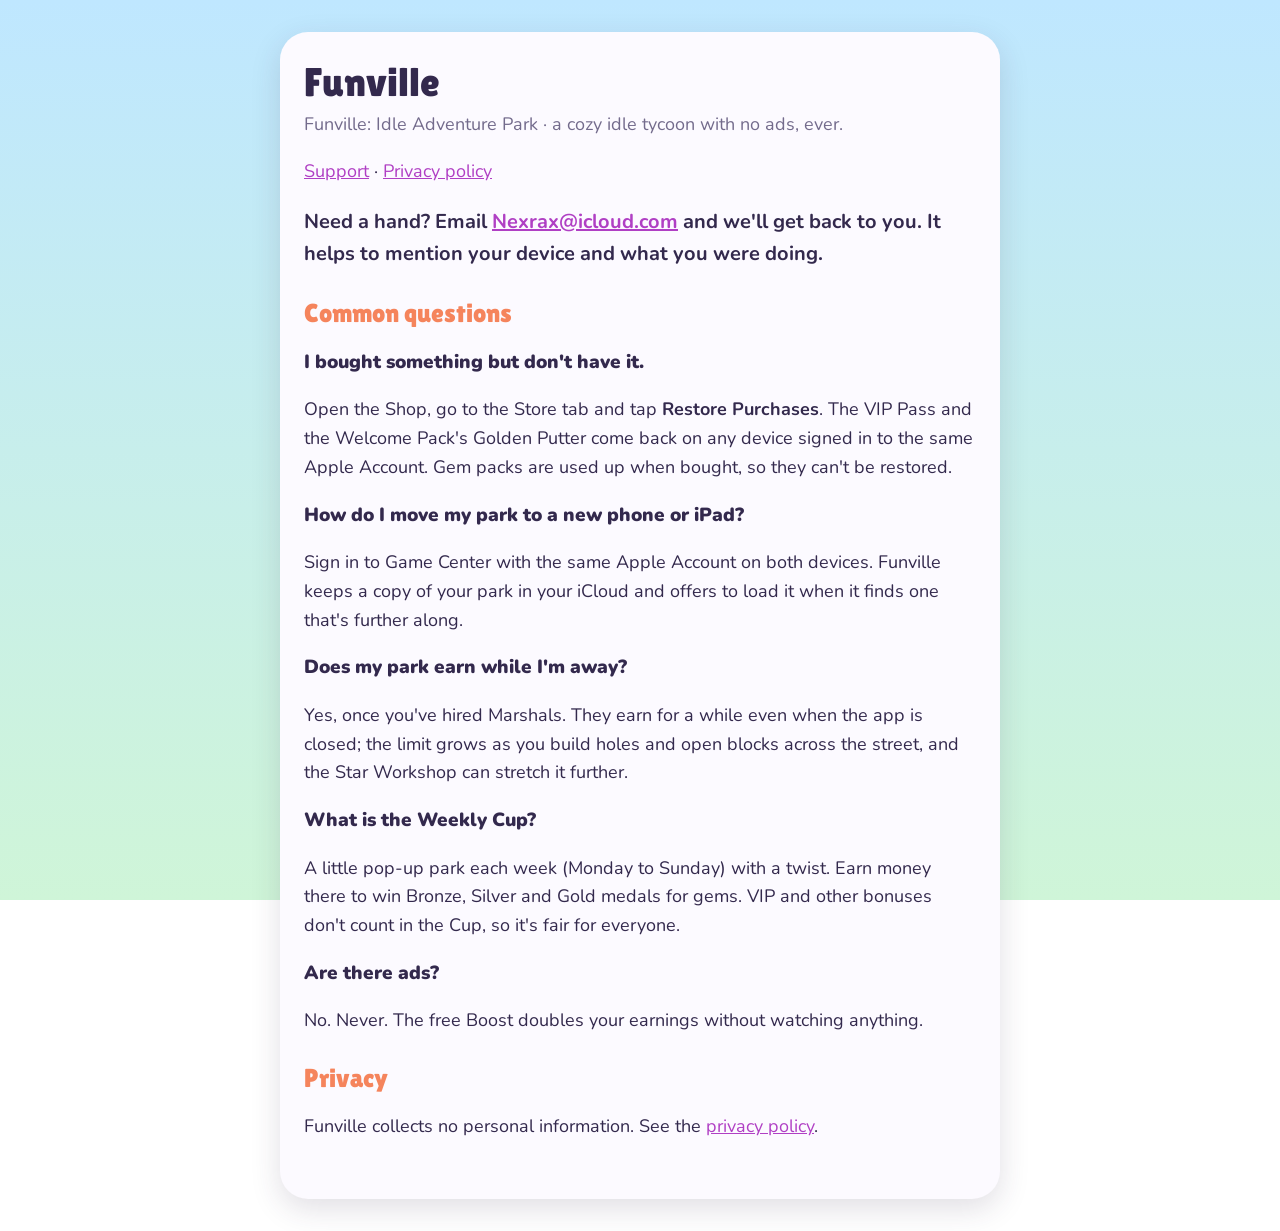
<file: index.html>
<!doctype html>
<html lang="en">
<head>
<meta charset="utf-8">
<meta name="viewport" content="width=device-width, initial-scale=1">
<title>Funville: Idle Adventure Park</title>
<link href="https://fonts.googleapis.com/css2?family=Lilita+One&family=Nunito:wght@400;700;900&display=swap" rel="stylesheet">
<link rel="stylesheet" href="site.css">
</head>
<body>
<main>
<h1>Funville</h1>
<p class="meta">Funville: Idle Adventure Park · a cozy idle tycoon with no ads, ever.</p>

<p><a href="support.html">Support</a> · <a href="privacy.html">Privacy policy</a></p>
<p class="lead">Need a hand? Email <a href="mailto:Nexrax@icloud.com">Nexrax@icloud.com</a> and we'll get back to you. It helps to mention your device and what you were doing.</p>

<h2>Common questions</h2>

<h3>I bought something but don't have it.</h3>
<p>Open the Shop, go to the Store tab and tap <b>Restore Purchases</b>. The VIP Pass and the Welcome Pack's Golden Putter come back on any device signed in to the same Apple Account. Gem packs are used up when bought, so they can't be restored.</p>

<h3>How do I move my park to a new phone or iPad?</h3>
<p>Sign in to Game Center with the same Apple Account on both devices. Funville keeps a copy of your park in your iCloud and offers to load it when it finds one that's further along.</p>

<h3>Does my park earn while I'm away?</h3>
<p>Yes, once you've hired Marshals. They earn for a while even when the app is closed; the limit grows as you build holes and open blocks across the street, and the Star Workshop can stretch it further.</p>

<h3>What is the Weekly Cup?</h3>
<p>A little pop-up park each week (Monday to Sunday) with a twist. Earn money there to win Bronze, Silver and Gold medals for gems. VIP and other bonuses don't count in the Cup, so it's fair for everyone.</p>

<h3>Are there ads?</h3>
<p>No. Never. The free Boost doubles your earnings without watching anything.</p>

<h2>Privacy</h2>
<p>Funville collects no personal information. See the <a href="privacy.html">privacy policy</a>.</p>
</main>
</body>
</html>
</file>
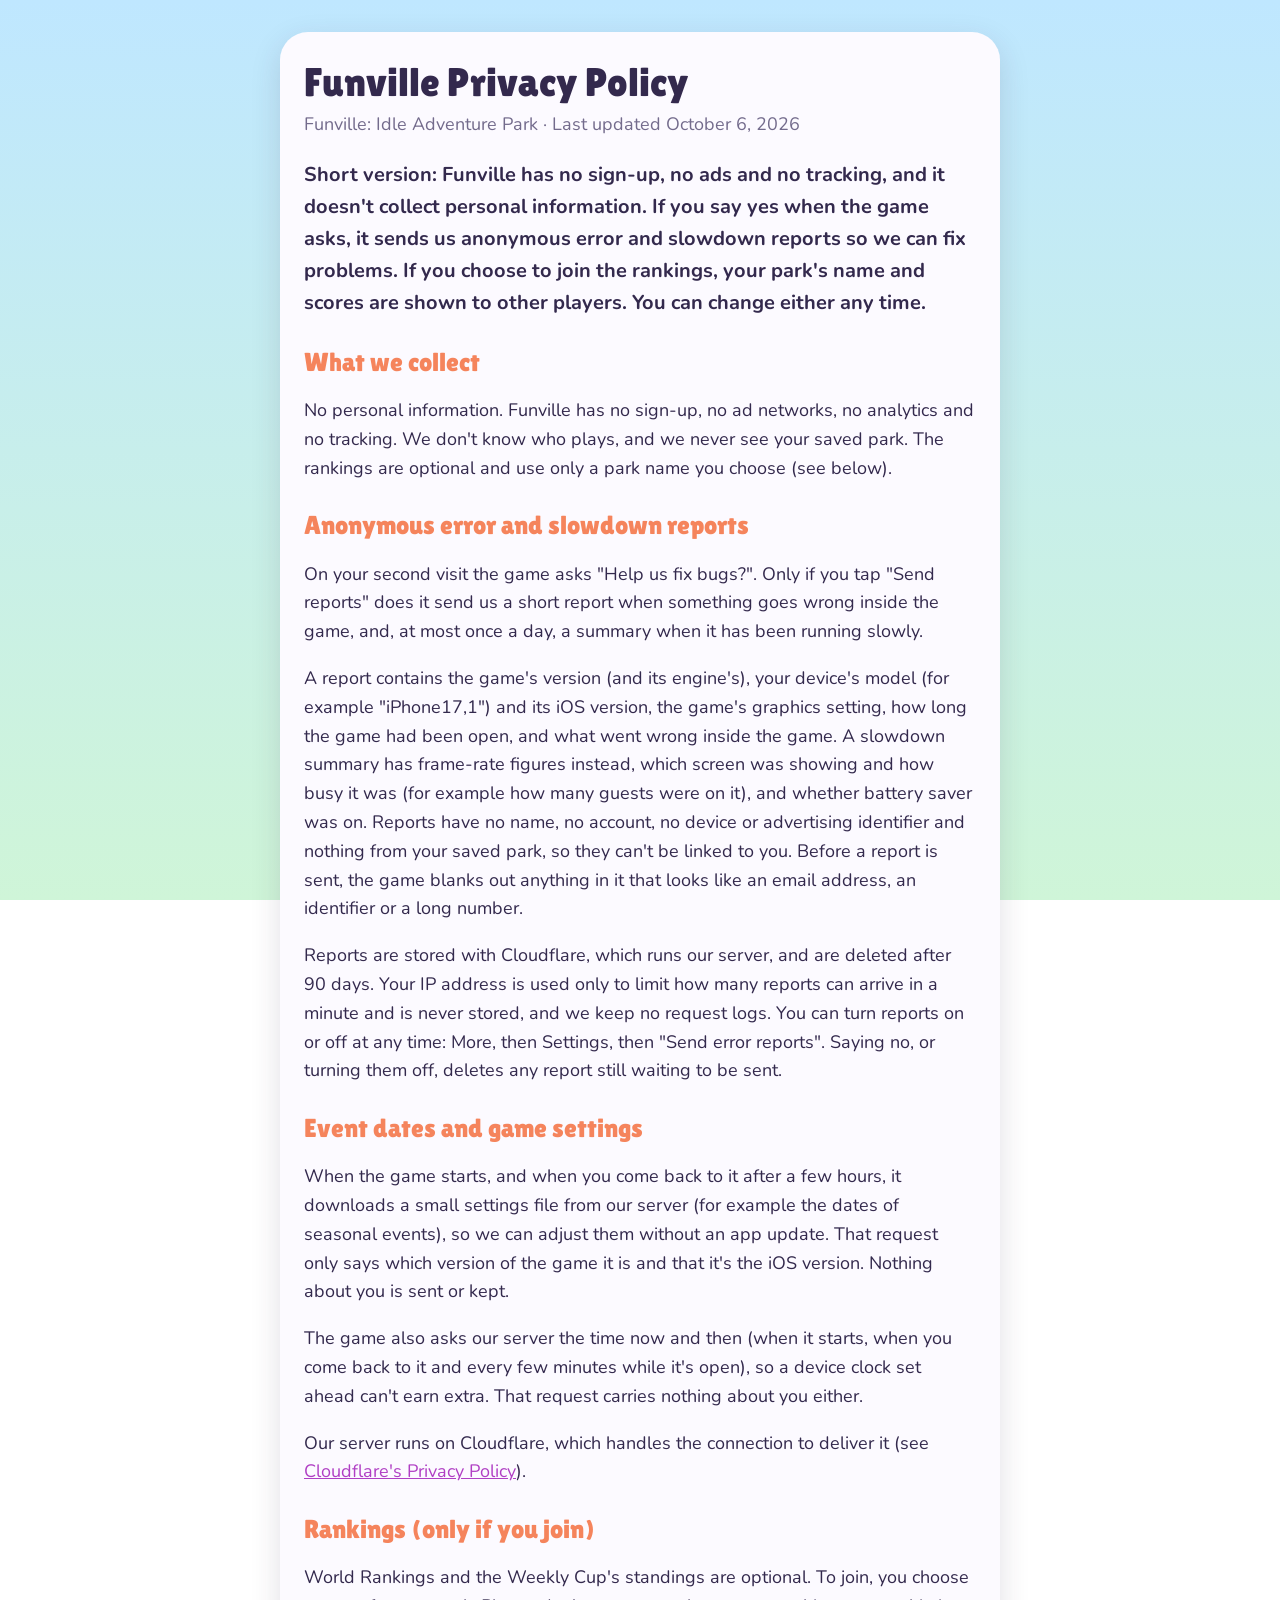
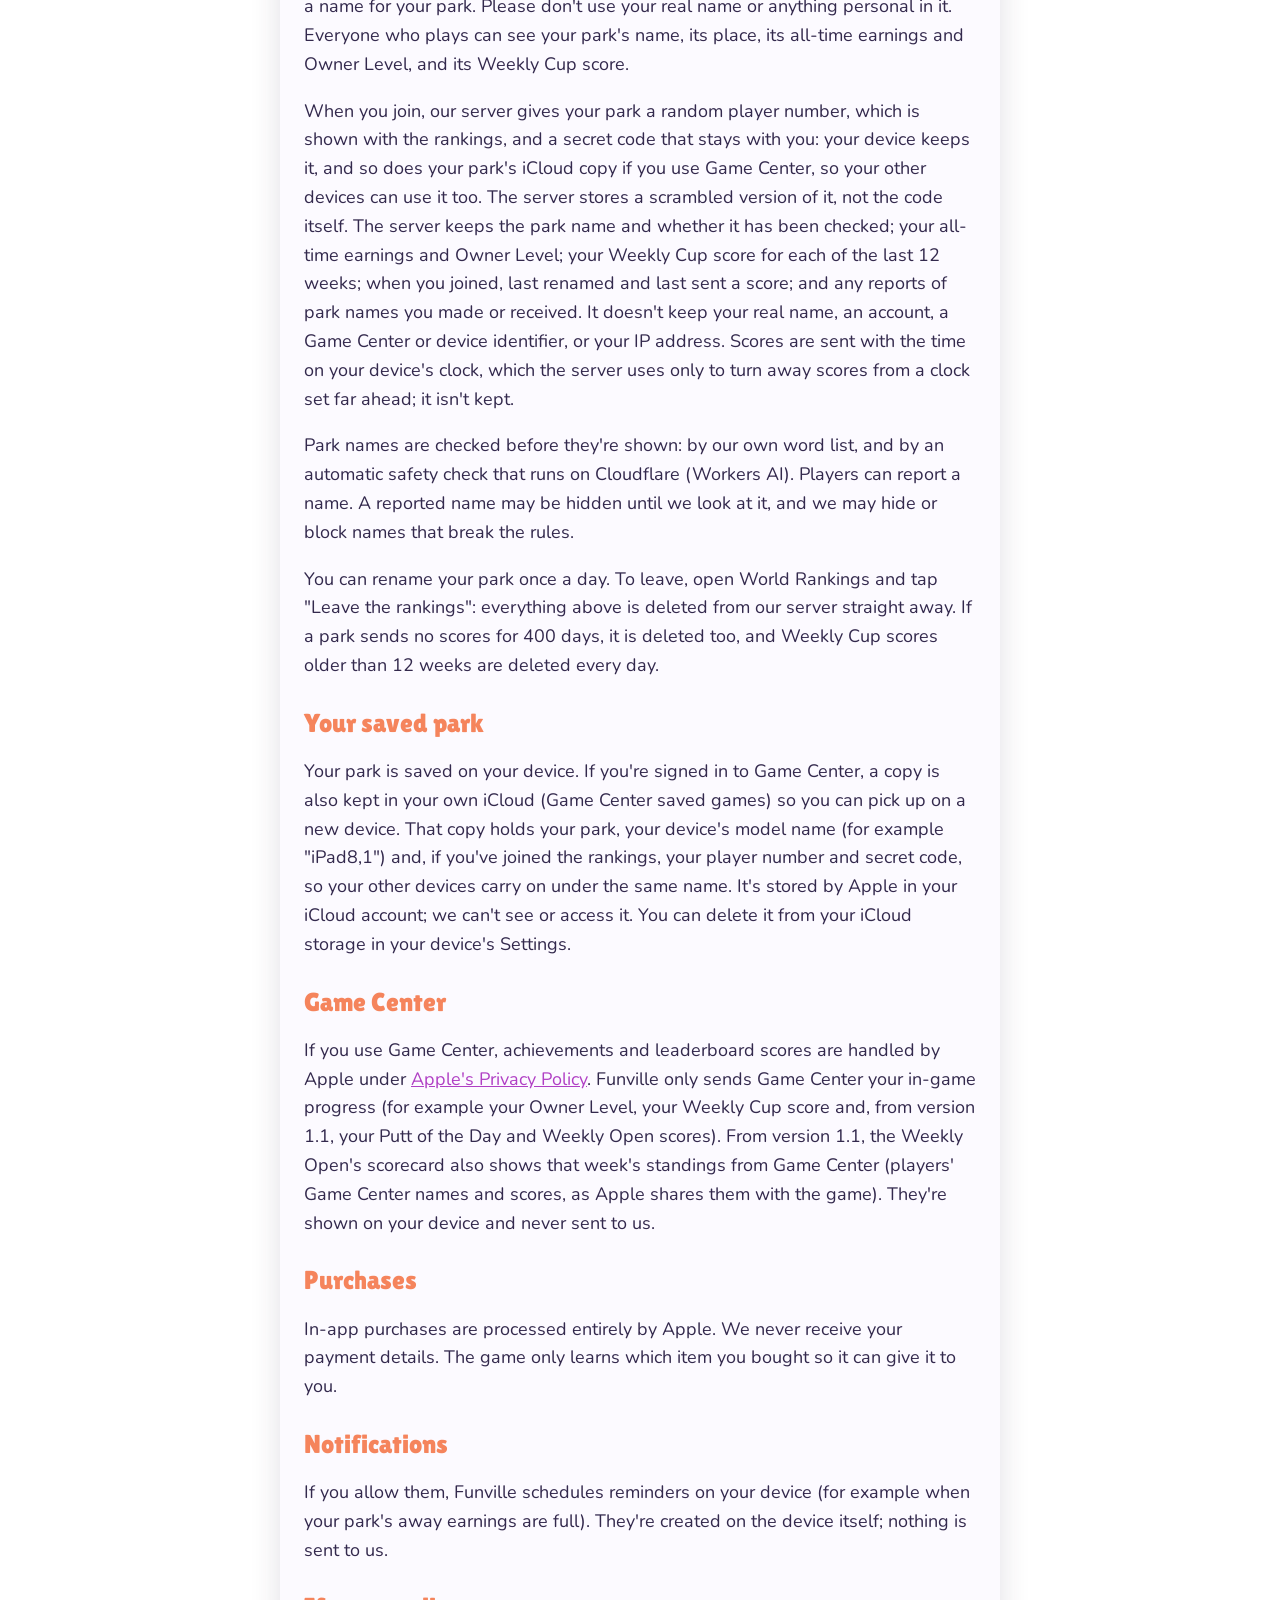
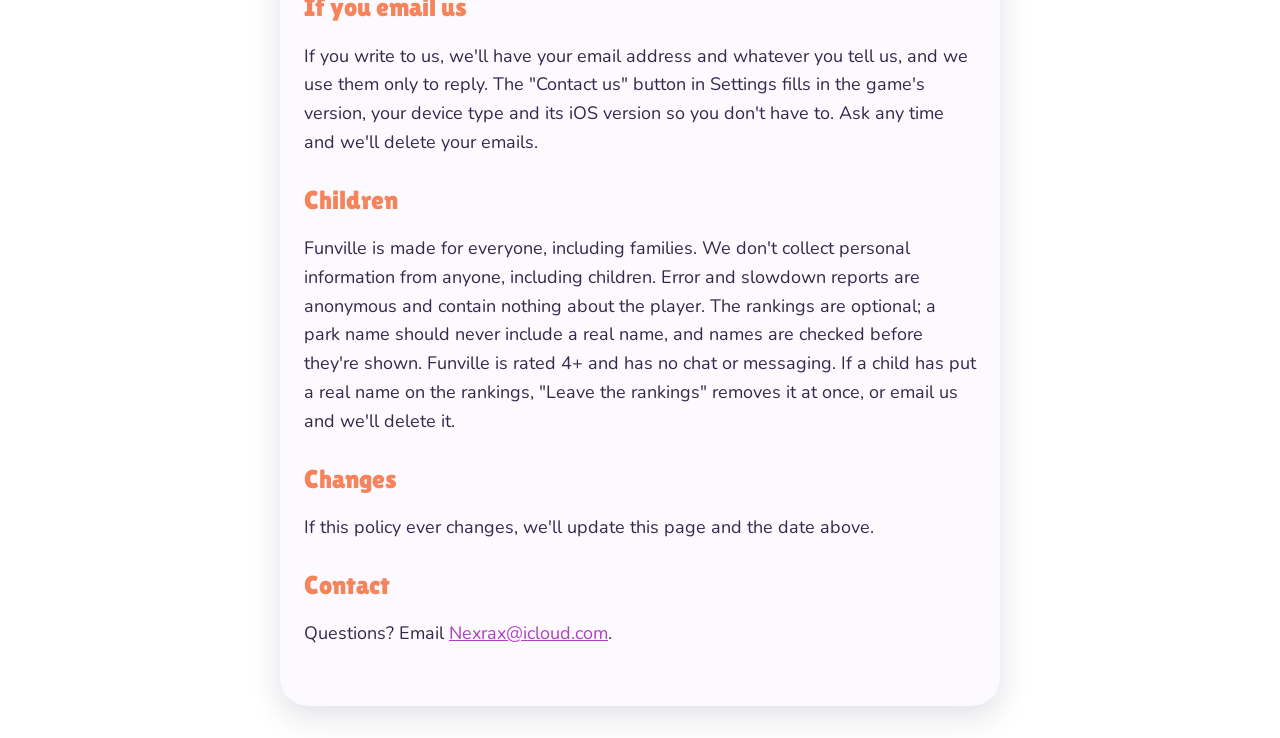
<file: privacy.html>
<!doctype html>
<html lang="en">
<head>
<meta charset="utf-8">
<meta name="viewport" content="width=device-width, initial-scale=1">
<title>Funville Privacy Policy</title>
<link href="https://fonts.googleapis.com/css2?family=Lilita+One&family=Nunito:wght@400;700;900&display=swap" rel="stylesheet">
<link rel="stylesheet" href="site.css">
</head>
<body>
<main>
<h1>Funville Privacy Policy</h1>
<p class="meta">Funville: Idle Adventure Park · Last updated October 6, 2026</p>

<p class="lead">Short version: Funville has no sign-up, no ads and no tracking, and it doesn't collect personal information. If you say yes when the game asks, it sends us anonymous error and slowdown reports so we can fix problems. If you choose to join the rankings, your park's name and scores are shown to other players. You can change either any time.</p>

<h2>What we collect</h2>
<p>No personal information. Funville has no sign-up, no ad networks, no analytics and no tracking. We don't know who plays, and we never see your saved park. The rankings are optional and use only a park name you choose (see below).</p>

<h2>Anonymous error and slowdown reports</h2>
<p>On your second visit the game asks "Help us fix bugs?". Only if you tap "Send reports" does it send us a short report when something goes wrong inside the game, and, at most once a day, a summary when it has been running slowly.</p>
<p>A report contains the game's version (and its engine's), your device's model (for example "iPhone17,1") and its iOS version, the game's graphics setting, how long the game had been open, and what went wrong inside the game. A slowdown summary has frame-rate figures instead, which screen was showing and how busy it was (for example how many guests were on it), and whether battery saver was on. Reports have no name, no account, no device or advertising identifier and nothing from your saved park, so they can't be linked to you. Before a report is sent, the game blanks out anything in it that looks like an email address, an identifier or a long number.</p>
<p>Reports are stored with Cloudflare, which runs our server, and are deleted after 90 days. Your IP address is used only to limit how many reports can arrive in a minute and is never stored, and we keep no request logs. You can turn reports on or off at any time: More, then Settings, then "Send error reports". Saying no, or turning them off, deletes any report still waiting to be sent.</p>

<h2>Event dates and game settings</h2>
<p>When the game starts, and when you come back to it after a few hours, it downloads a small settings file from our server (for example the dates of seasonal events), so we can adjust them without an app update. That request only says which version of the game it is and that it's the iOS version. Nothing about you is sent or kept.</p>
<p>The game also asks our server the time now and then (when it starts, when you come back to it and every few minutes while it's open), so a device clock set ahead can't earn extra. That request carries nothing about you either.</p>
<p>Our server runs on Cloudflare, which handles the connection to deliver it (see <a href="https://www.cloudflare.com/privacypolicy/">Cloudflare's Privacy Policy</a>).</p>

<h2>Rankings (only if you join)</h2>
<p>World Rankings and the Weekly Cup's standings are optional. To join, you choose a name for your park. Please don't use your real name or anything personal in it. Everyone who plays can see your park's name, its place, its all-time earnings and Owner Level, and its Weekly Cup score.</p>
<p>When you join, our server gives your park a random player number, which is shown with the rankings, and a secret code that stays with you: your device keeps it, and so does your park's iCloud copy if you use Game Center, so your other devices can use it too. The server stores a scrambled version of it, not the code itself. The server keeps the park name and whether it has been checked; your all-time earnings and Owner Level; your Weekly Cup score for each of the last 12 weeks; when you joined, last renamed and last sent a score; and any reports of park names you made or received. It doesn't keep your real name, an account, a Game Center or device identifier, or your IP address. Scores are sent with the time on your device's clock, which the server uses only to turn away scores from a clock set far ahead; it isn't kept.</p>
<p>Park names are checked before they're shown: by our own word list, and by an automatic safety check that runs on Cloudflare (Workers AI). Players can report a name. A reported name may be hidden until we look at it, and we may hide or block names that break the rules.</p>
<p>You can rename your park once a day. To leave, open World Rankings and tap "Leave the rankings": everything above is deleted from our server straight away. If a park sends no scores for 400 days, it is deleted too, and Weekly Cup scores older than 12 weeks are deleted every day.</p>

<h2>Your saved park</h2>
<p>Your park is saved on your device. If you're signed in to Game Center, a copy is also kept in your own iCloud (Game Center saved games) so you can pick up on a new device. That copy holds your park, your device's model name (for example "iPad8,1") and, if you've joined the rankings, your player number and secret code, so your other devices carry on under the same name. It's stored by Apple in your iCloud account; we can't see or access it. You can delete it from your iCloud storage in your device's Settings.</p>

<h2>Game Center</h2>
<p>If you use Game Center, achievements and leaderboard scores are handled by Apple under <a href="https://www.apple.com/legal/privacy/">Apple's Privacy Policy</a>. Funville only sends Game Center your in-game progress (for example your Owner Level, your Weekly Cup score and, from version 1.1, your Putt of the Day and Weekly Open scores). From version 1.1, the Weekly Open's scorecard also shows that week's standings from Game Center (players' Game Center names and scores, as Apple shares them with the game). They're shown on your device and never sent to us.</p>

<h2>Purchases</h2>
<p>In-app purchases are processed entirely by Apple. We never receive your payment details. The game only learns which item you bought so it can give it to you.</p>

<h2>Notifications</h2>
<p>If you allow them, Funville schedules reminders on your device (for example when your park's away earnings are full). They're created on the device itself; nothing is sent to us.</p>

<h2>If you email us</h2>
<p>If you write to us, we'll have your email address and whatever you tell us, and we use them only to reply. The "Contact us" button in Settings fills in the game's version, your device type and its iOS version so you don't have to. Ask any time and we'll delete your emails.</p>

<h2>Children</h2>
<p>Funville is made for everyone, including families. We don't collect personal information from anyone, including children. Error and slowdown reports are anonymous and contain nothing about the player. The rankings are optional; a park name should never include a real name, and names are checked before they're shown. Funville is rated 4+ and has no chat or messaging. If a child has put a real name on the rankings, "Leave the rankings" removes it at once, or email us and we'll delete it.</p>

<h2>Changes</h2>
<p>If this policy ever changes, we'll update this page and the date above.</p>

<h2>Contact</h2>
<p>Questions? Email <a href="mailto:Nexrax@icloud.com">Nexrax@icloud.com</a>.</p>
</main>
</body>
</html>
</file>
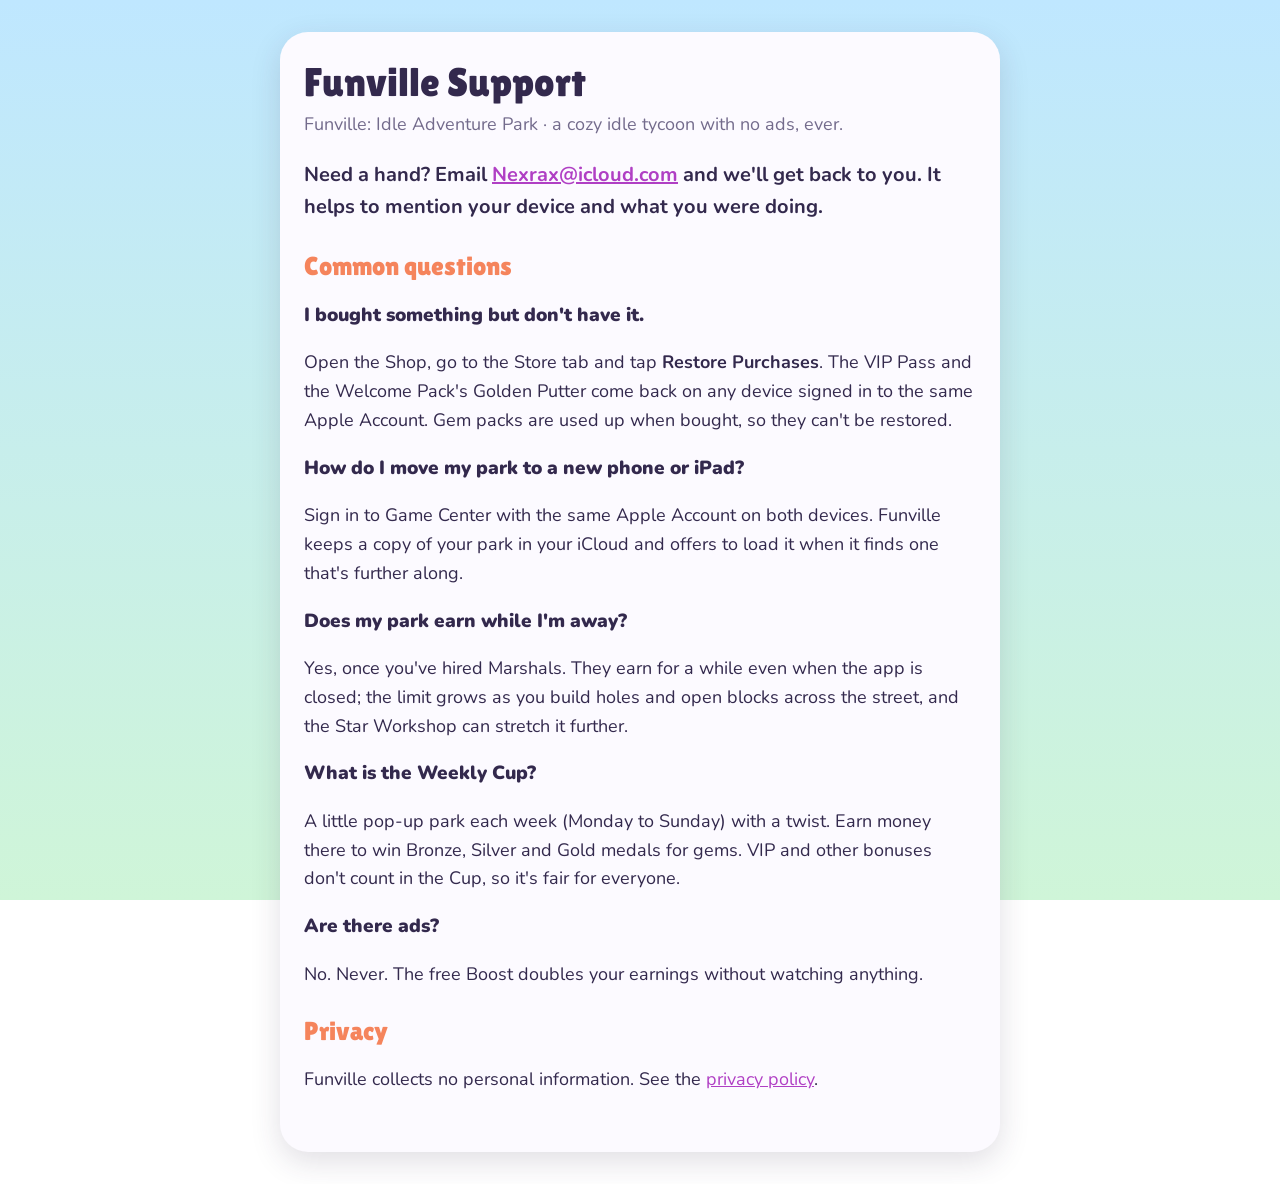
<file: support.html>
<!doctype html>
<html lang="en">
<head>
<meta charset="utf-8">
<meta name="viewport" content="width=device-width, initial-scale=1">
<title>Funville Support</title>
<link href="https://fonts.googleapis.com/css2?family=Lilita+One&family=Nunito:wght@400;700;900&display=swap" rel="stylesheet">
<link rel="stylesheet" href="site.css">
</head>
<body>
<main>
<h1>Funville Support</h1>
<p class="meta">Funville: Idle Adventure Park · a cozy idle tycoon with no ads, ever.</p>

<p class="lead">Need a hand? Email <a href="mailto:Nexrax@icloud.com">Nexrax@icloud.com</a> and we'll get back to you. It helps to mention your device and what you were doing.</p>

<h2>Common questions</h2>

<h3>I bought something but don't have it.</h3>
<p>Open the Shop, go to the Store tab and tap <b>Restore Purchases</b>. The VIP Pass and the Welcome Pack's Golden Putter come back on any device signed in to the same Apple Account. Gem packs are used up when bought, so they can't be restored.</p>

<h3>How do I move my park to a new phone or iPad?</h3>
<p>Sign in to Game Center with the same Apple Account on both devices. Funville keeps a copy of your park in your iCloud and offers to load it when it finds one that's further along.</p>

<h3>Does my park earn while I'm away?</h3>
<p>Yes, once you've hired Marshals. They earn for a while even when the app is closed; the limit grows as you build holes and open blocks across the street, and the Star Workshop can stretch it further.</p>

<h3>What is the Weekly Cup?</h3>
<p>A little pop-up park each week (Monday to Sunday) with a twist. Earn money there to win Bronze, Silver and Gold medals for gems. VIP and other bonuses don't count in the Cup, so it's fair for everyone.</p>

<h3>Are there ads?</h3>
<p>No. Never. The free Boost doubles your earnings without watching anything.</p>

<h2>Privacy</h2>
<p>Funville collects no personal information. See the <a href="privacy.html">privacy policy</a>.</p>
</main>
</body>
</html>
</file>
<file: site.css>
:root { --ink: #33294D; --soft: #736B8C; --coral: #F5845C; --paper: #FCFAFF; --sky: #BFE7FF; --mint: #CFF5D8; }
* { box-sizing: border-box; }
body { margin: 0; font: 400 18px/1.6 'Nunito', system-ui, sans-serif; color: var(--ink);
  background: linear-gradient(180deg, var(--sky), var(--mint)) fixed; }
main { max-width: 720px; margin: 32px auto; padding: 28px 24px 40px; background: var(--paper);
  border-radius: 28px; box-shadow: 0 10px 30px rgba(51, 41, 77, .15); }
@media (max-width: 760px) { main { margin: 16px; } }
h1 { font: 400 40px/1.1 'Lilita One', sans-serif; margin: 0 0 6px; }
h2 { font: 400 26px/1.2 'Lilita One', sans-serif; color: var(--coral); margin: 28px 0 6px; }
h3 { font-weight: 900; font-size: 19px; margin: 18px 0 2px; }
.meta { color: var(--soft); margin: 0 0 18px; }
.lead { font-weight: 700; font-size: 20px; }
a { color: #B03FC4; }
</file>
